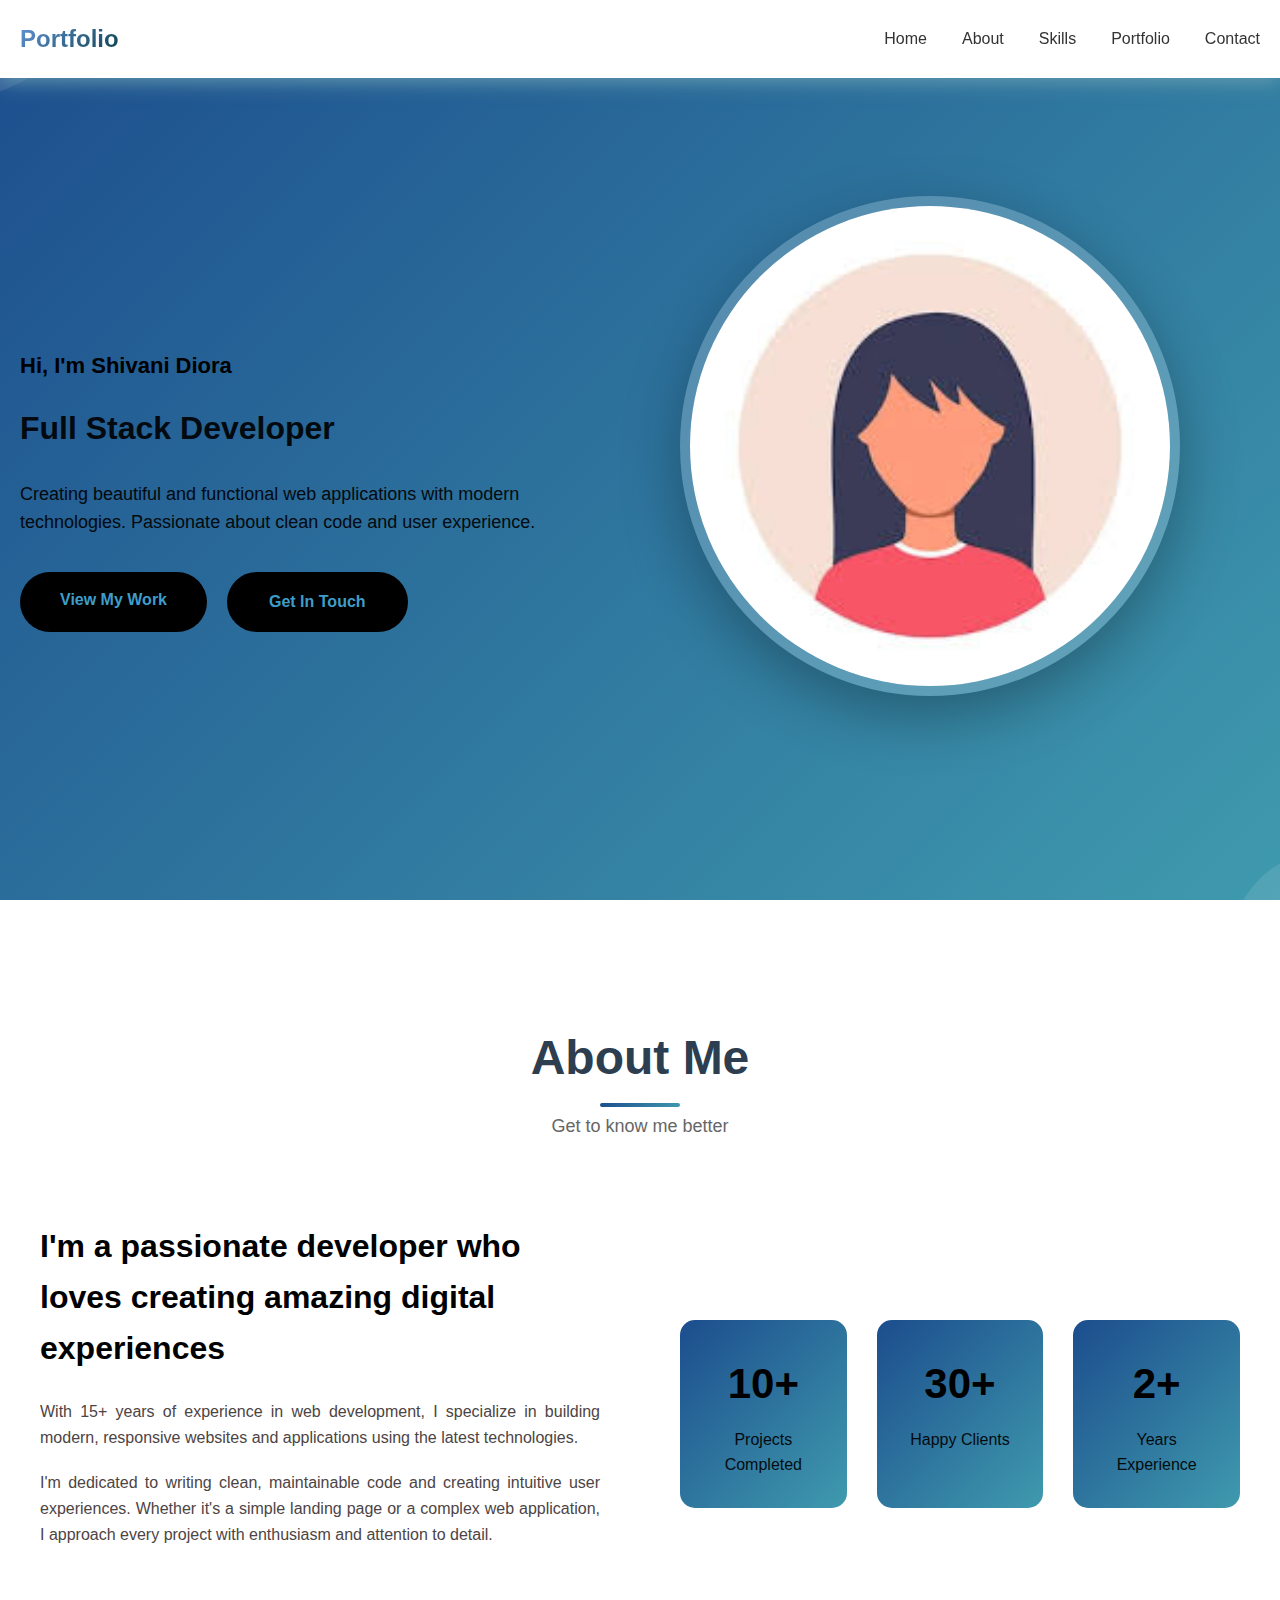
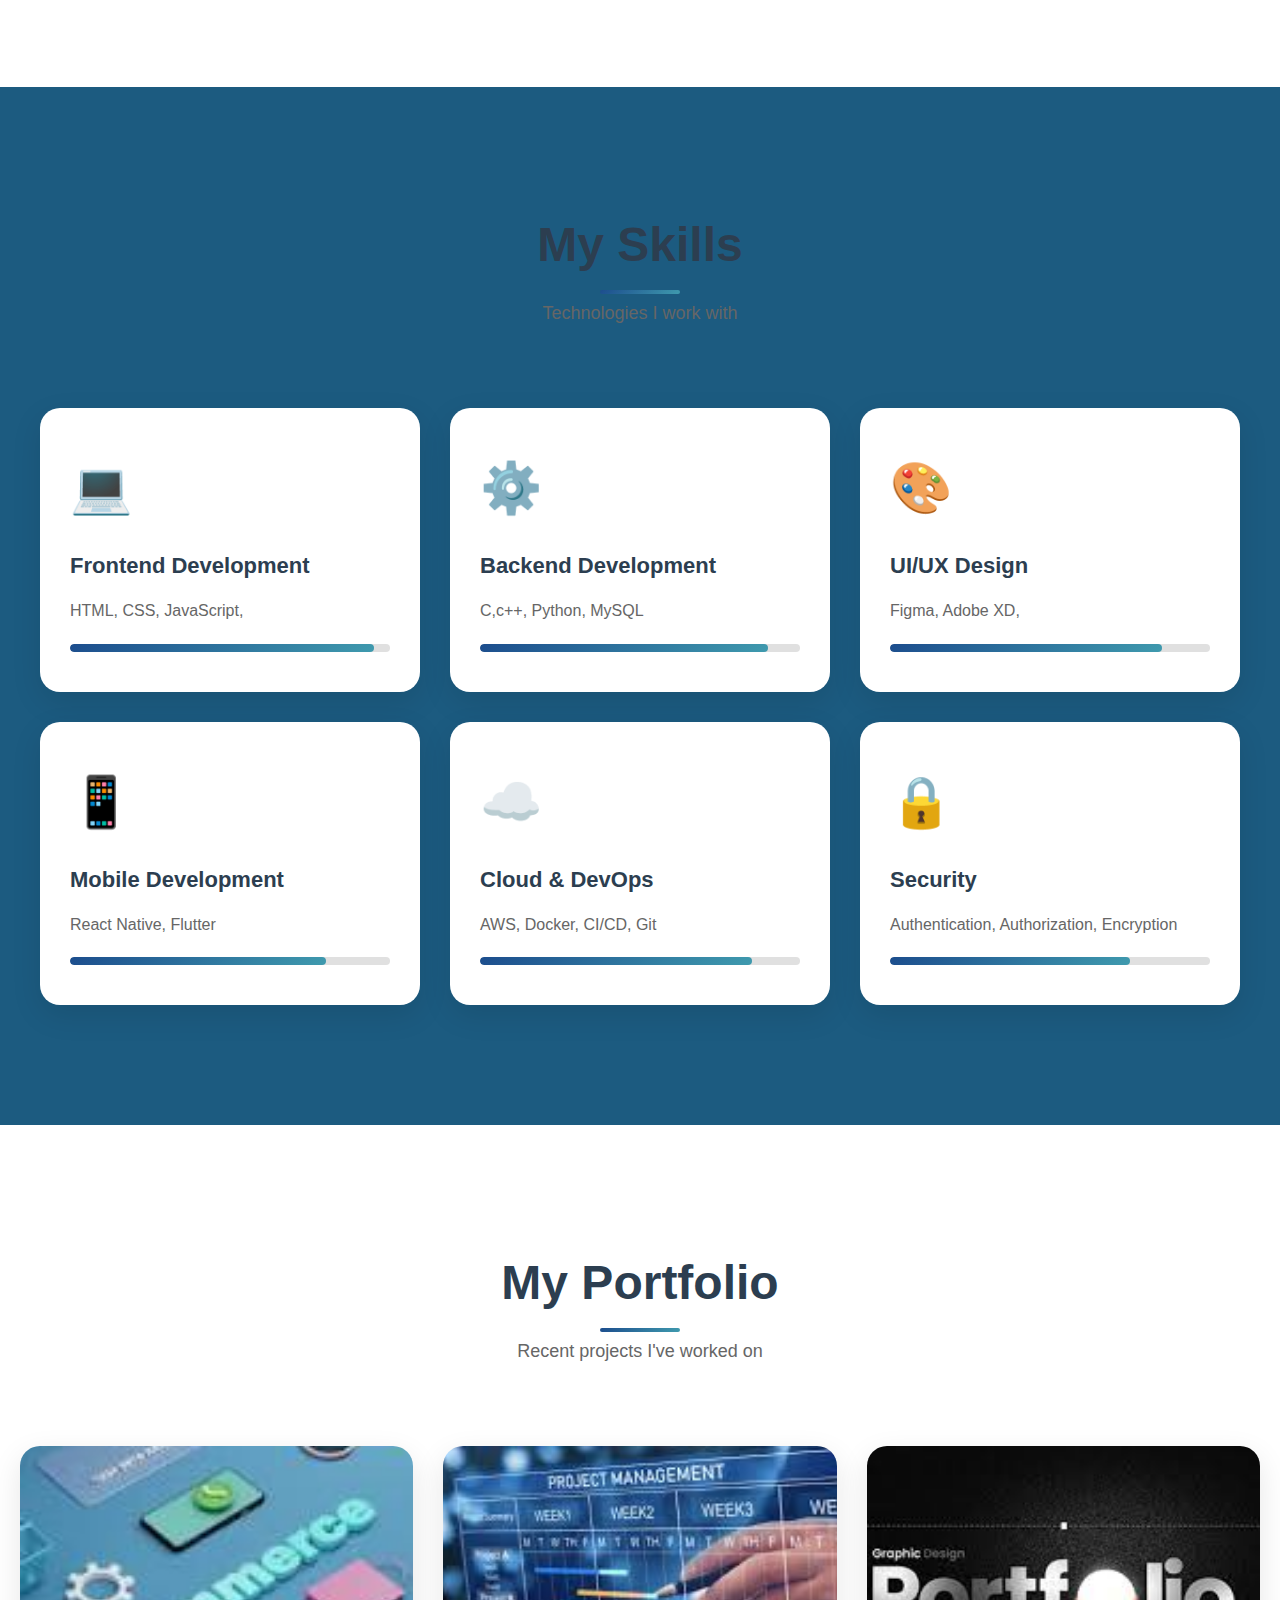
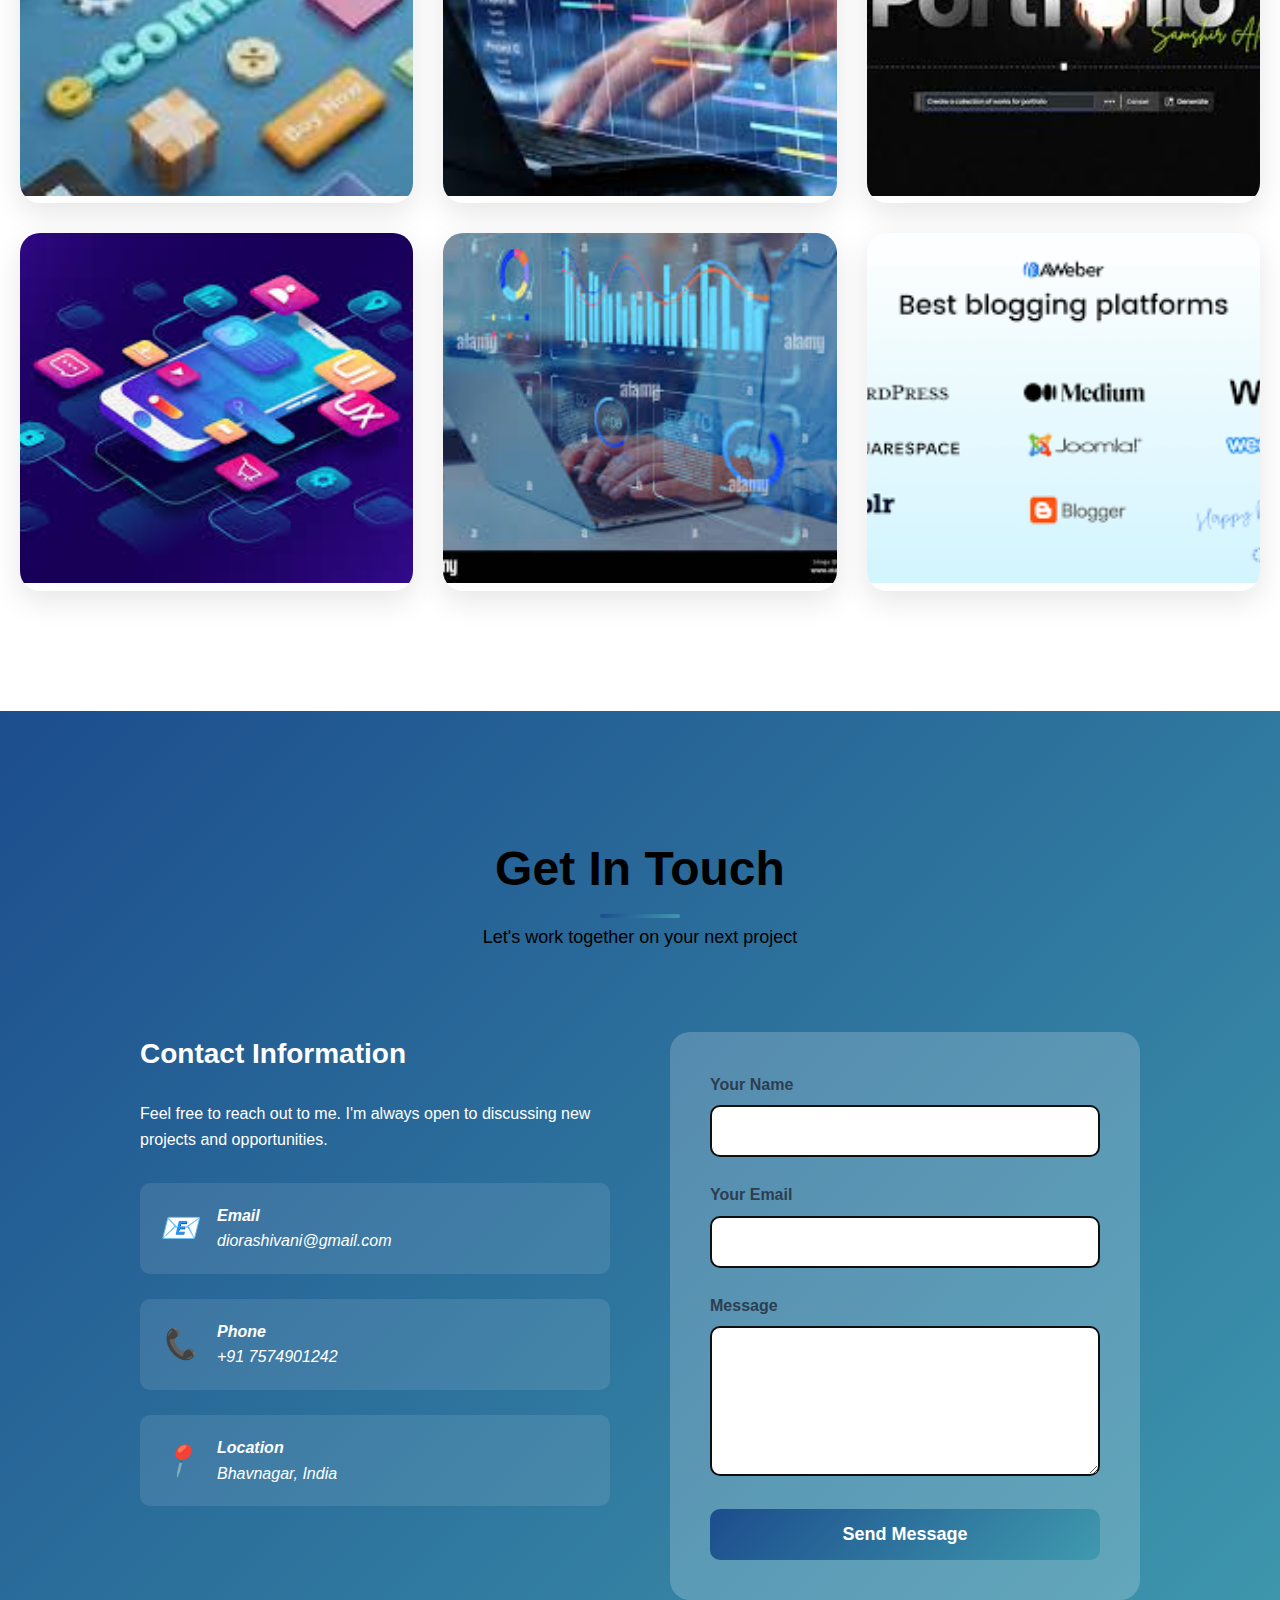
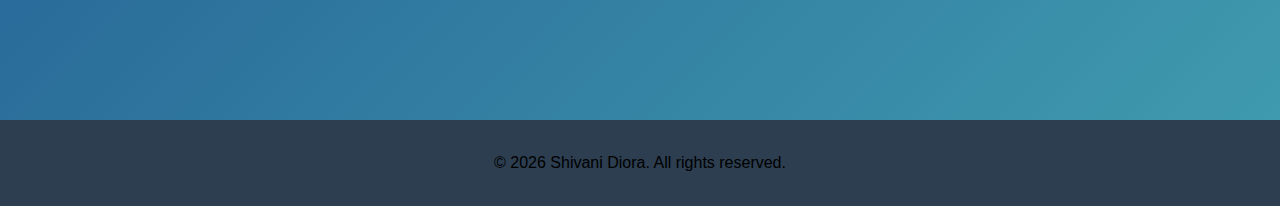
<file: index.html>
<!DOCTYPE html>
<html lang="en">
  <head>
    <meta charset="UTF-8" />
    <meta name="viewport" content="width=device-width, initial-scale=1.0" />
    <title>My Portfolio</title>
    <link
      rel="stylesheet"
      type="text/css"
      media="screen"
      href="27.portfolio.css"
    />
  </head>

  <body>
    <!-- Navigation -->
    <nav>
      <div class="container">
        <div class="logo">Portfolio</div>
        <ul>
          <li><a href="#home" class="active">Home</a></li>
          <li><a href="#about">About</a></li>
          <li><a href="#skills">Skills</a></li>
          <li><a href="#portfolio">Portfolio</a></li>
          <li><a href="#contact">Contact</a></li>
        </ul>
      </div>
    </nav>

    <!-- Hero Section -->
    <section class="hero" id="home">
      <div class="container">
        <div class="hero-content">
          <h1>Hi, I'm Shivani Diora</h1>
          <h2>Full Stack Developer</h2>
          <p>
            Creating beautiful and functional web applications with modern
            technologies. Passionate about clean code and user experience.
          </p>
          <div class="hero-buttons">
            <a href="#portfolio" class="btn btn-primary">View My Work</a>
            <a href="#contact" class="btn btn-secondary">Get In Touch</a>
          </div>
        </div>
        <div class="hero-image">
          <img src="profile.jpg" alt="Profile" class="profile-image" />
        </div>
      </div>
    </section>

    <!-- About Section -->
    <section class="about" id="about">
      <div class="container">
        <header class="section-header">
          <h2>About Me</h2>
          <p>Get to know me better</p>
        </header>

        <div class="about-content">
          <div class="about-text">
            <h3>
              I'm a passionate developer who loves creating amazing digital
              experiences
            </h3>
            <p>
              With 15+ years of experience in web development, I specialize in
              building modern, responsive websites and applications using the
              latest technologies.
            </p>
            <p>
              I'm dedicated to writing clean, maintainable code and creating
              intuitive user experiences. Whether it's a simple landing page or
              a complex web application, I approach every project with
              enthusiasm and attention to detail.
            </p>
          </div>

          <div class="stats">
            <div class="stat-box">
              <div class="stat-number">10+</div>
              <div class="stat-label">Projects Completed</div>
            </div>
            <div class="stat-box">
              <div class="stat-number">30+</div>
              <div class="stat-label">Happy Clients</div>
            </div>
            <div class="stat-box">
              <div class="stat-number">2+</div>
              <div class="stat-label">Years Experience</div>
            </div>
          </div>
        </div>
      </div>
    </section>

    <!-- Skills Section -->
    <section class="skills" id="skills">
      <div class="container">
        <header class="section-header">
          <h2>My Skills</h2>
          <p>Technologies I work with</p>
        </header>

        <div class="skills-grid">
          <article class="skill-card">
            <div class="skill-icon">💻</div>
            <h3>Frontend Development</h3>
            <p>HTML, CSS, JavaScript,</p>
            <div class="skill-progress">
              <div class="progress-bar" style="width: 95%"></div>
            </div>
          </article>

          <article class="skill-card">
            <div class="skill-icon">⚙️</div>
            <h3>Backend Development</h3>
            <p>C,c++, Python, MySQL</p>
            <div class="skill-progress">
              <div class="progress-bar" style="width: 90%"></div>
            </div>
          </article>

          <article class="skill-card">
            <div class="skill-icon">🎨</div>
            <h3>UI/UX Design</h3>
            <p>Figma, Adobe XD,</p>
            <div class="skill-progress">
              <div class="progress-bar" style="width: 85%"></div>
            </div>
          </article>

          <article class="skill-card">
            <div class="skill-icon">📱</div>
            <h3>Mobile Development</h3>
            <p>React Native, Flutter</p>
            <div class="skill-progress">
              <div class="progress-bar" style="width: 80%"></div>
            </div>
          </article>

          <article class="skill-card">
            <div class="skill-icon">☁️</div>
            <h3>Cloud & DevOps</h3>
            <p>AWS, Docker, CI/CD, Git</p>
            <div class="skill-progress">
              <div class="progress-bar" style="width: 85%"></div>
            </div>
          </article>

          <article class="skill-card">
            <div class="skill-icon">🔒</div>
            <h3>Security</h3>
            <p>Authentication, Authorization, Encryption</p>
            <div class="skill-progress">
              <div class="progress-bar" style="width: 75%"></div>
            </div>
          </article>
        </div>
      </div>
    </section>

    <!-- Portfolio Section -->
    <section class="portfolio" id="portfolio">
      <div class="container">
        <header class="section-header">
          <h2>My Portfolio</h2>
          <p>Recent projects I've worked on</p>
        </header>

        <div class="portfolio-grid">
          <article class="portfolio-item">
            <figure>
              <img src="27.1 Ecommerce.jpg" alt="E-commerce Platform" />
            </figure>
            <div class="portfolio-overlay">
              <h3>E-commerce Platform</h3>
              <p>
                Full-featured online shopping platform with payment integration
              </p>
              <div class="tags">
                <span class="tag">React</span>
                <span class="tag">Node.js</span>
                <span class="tag">MongoDB</span>
              </div>
            </div>
          </article>

          <article class="portfolio-item">
            <figure>
              <img src="27.2 Taskmanagement.jpg" alt="Task Management" />
            </figure>
            <div class="portfolio-overlay">
              <h3>Task Management App</h3>
              <p>Productivity tool for teams with real-time collaboration</p>
              <div class="tags">
                <span class="tag">Vue.js</span>
                <span class="tag">Firebase</span>
                <span class="tag">PWA</span>
              </div>
            </div>
          </article>

          <article class="portfolio-item">
            <figure>
              <img src="27.3 Portfolio.jpg" alt="Portfolio Website" />
            </figure>
            <div class="portfolio-overlay">
              <h3>Portfolio Website</h3>
              <p>Modern portfolio with smooth animations and interactions</p>
              <div class="tags">
                <span class="tag">HTML</span>
                <span class="tag">CSS</span>
                <span class="tag">JavaScript</span>
              </div>
            </div>
          </article>

          <article class="portfolio-item">
            <figure>
              <img src="27.4 Mobileapp.jpg" alt="Mobile App" />
            </figure>
            <div class="portfolio-overlay">
              <h3>Fitness Tracker Mobile App</h3>
              <p>Cross-platform app for tracking workouts and nutrition</p>
              <div class="tags">
                <span class="tag">React Native</span>
                <span class="tag">Redux</span>
                <span class="tag">API</span>
              </div>
            </div>
          </article>

          <article class="portfolio-item">
            <figure>
              <img src="27.5 AnaliticDashboard.jpg" alt="Dashboard" />
            </figure>
            <div class="portfolio-overlay">
              <h3>Analytics Dashboard</h3>
              <p>
                Real-time data visualization dashboard for business insights
              </p>
              <div class="tags">
                <span class="tag">React</span>
                <span class="tag">Chart.js</span>
                <span class="tag">REST API</span>
              </div>
            </div>
          </article>

          <article class="portfolio-item">
            <figure>
              <img src="27.6 Blog.png" alt="Blog Platform" />
            </figure>
            <div class="portfolio-overlay">
              <h3>Blog Platform</h3>
              <p>Content management system with rich text editor</p>
              <div class="tags">
                <span class="tag">Next.js</span>
                <span class="tag">Prisma</span>
                <span class="tag">PostgreSQL</span>
              </div>
            </div>
          </article>
        </div>
      </div>
    </section>

    <!-- Contact Section -->
    <section class="contact" id="contact">
      <div class="container">
        <header class="section-header">
          <h2>Get In Touch</h2>
          <p>Let's work together on your next project</p>
        </header>

        <div class="contact-grid">
          <div class="contact-info">
            <h3>Contact Information</h3>
            <p style="margin-bottom: 30px">
              Feel free to reach out to me. I'm always open to discussing new
              projects and opportunities.
            </p>

            <address>
              <div class="contact-item">
                <span class="contact-icon">📧</span>
                <div>
                  <strong>Email</strong><br />
                  diorashivani@gmail.com
                </div>
              </div>

              <div class="contact-item">
                <span class="contact-icon">📞</span>
                <div>
                  <strong>Phone</strong><br />
                  +91 7574901242
                </div>
              </div>

              <div class="contact-item">
                <span class="contact-icon">📍</span>
                <div>
                  <strong>Location</strong><br />
                  Bhavnagar, India
                </div>
              </div>
            </address>
          </div>

          <form class="contact-form">
            <div class="form-group">
              <label for="name">Your Name</label>
              <input type="text" id="name" required />
            </div>

            <div class="form-group">
              <label for="email">Your Email</label>
              <input type="email" id="email" required />
            </div>

            <div class="form-group">
              <label for="message">Message</label>
              <textarea id="message" required></textarea>
            </div>

            <button type="submit" class="submit-btn">Send Message</button>
          </form>
        </div>
      </div>
    </section>

    <!-- Footer -->
    <footer>
      <p>&copy; 2026 Shivani Diora. All rights reserved.</p>
    </footer>

    <!-- Scroll to Top Button -->
    <button class="scroll-top" onclick="scrollToTop()">↑</button>

    <script>
      // Smooth scrolling
      document.querySelectorAll('a[href^="#"]').forEach((anchor) => {
        anchor.addEventListener("click", function (e) {
          e.preventDefault();
          document.querySelector(this.getAttribute("href")).scrollIntoView({
            behavior: "smooth",
          });
        });
      });

      // Scroll to top button
      window.addEventListener("scroll", function () {
        const scrollTop = document.querySelector(".scroll-top");
        if (window.pageYOffset > 300) {
          scrollTop.classList.add("show");
        } else {
          scrollTop.classList.remove("show");
        }
      });

      function scrollToTop() {
        window.scrollTo({
          top: 0,
          behavior: "smooth",
        });
      }

      // Form submission
      document
        .querySelector(".contact-form")
        .addEventListener("submit", function (e) {
          e.preventDefault();
          alert("Thank you for your message! I will get back to you soon.");
          this.reset();
        });
    </script>
  </body>
</html>
</file>
<file: 27.portfolio.css>
* {
  margin: 0;
  padding: 0;
  box-sizing: border-box;
}

html {
  scroll-behavior: smooth;
}

body {
  font-family: "Segoe UI", Tahoma, Geneva, Verdana, sans-serif;
  line-height: 1.6;
  color: #333;
  overflow-x: hidden;
}

/* Navigation */
nav {
  position: fixed;
  top: 0;
  width: 100%;
  background: white;
  backdrop-filter: blur(10px);
  box-shadow: 0 2px 20px rgb(109, 162, 179);
  z-index: 1000;
  transition: all 0.3s;
}

nav.scrolled {
  background: #fff5fb;
}

nav .container {
  max-width: 1400px;
  margin: 0 auto;
  padding: 20px;
  display: flex;
  justify-content: space-between;
  align-items: center;
}

.logo {
  font-size: 24px;
  font-weight: bold;
  background: linear-gradient(135deg, #6295d8 0%, #0b404d 100%);
  -webkit-background-clip: text;
  -webkit-text-fill-color: transparent;
}

nav ul {
  list-style: none;
  display: flex;
  gap: 35px;
}

nav a {
  color: #333;
  text-decoration: none;
  font-weight: 500;
  position: relative;
  transition: color 0.3s;
}

nav a::after {
  content: "";
  position: absolute;
  bottom: -5px;
  left: 0;
  width: 0;
  height: 2px;
  background: linear-gradient(135deg, 0%, #1c4d8d 0%, #3f9aae 100%);
  transition: width 0.3s;
}

nav a:hover::after,
nav a.active::after {
  width: 100%;
}

/* Hero Section */
.hero {
  min-height: 100vh;
  display: flex;
  align-items: center;
  background: linear-gradient(135deg, #1c4d8d 0%, #3f9aae 100%);
  position: relative;
  overflow: hidden;
}

/* Animated Background */
.hero::before {
  content: "";
  position: absolute;
  width: 300px;
  height: 300px;
  background: rgba(255, 255, 255, 0.1);
  border-radius: 50%;
  top: -200px;
  left: -200px;
  animation: float 6s ease-in-out infinite;
}

.hero::after {
  content: "";
  position: absolute;
  width: 200px;
  height: 200px;
  background: rgba(255, 255, 255, 0.1);
  border-radius: 50%;
  bottom: -150px;
  right: -150px;
  animation: float 8s ease-in-out infinite reverse;
}

@keyframes float {
  0%,
  100% {
    transform: translateY(0) translateX(0);
  }

  50% {
    transform: translateY(-30px) translateX(30px);
  }
}

.hero .container {
  max-width: 1400px;
  margin: 0 auto;
  padding: 0 20px;
  display: grid;
  grid-template-columns: 1fr 1fr;
  gap: 80px;
  align-items: center;
  position: relative;
  z-index: 1;
}

.hero-content {
  color: black;
}

.hero-content h1 {
  font-size: 22px;
  margin-bottom: 20px;
  padding-top: 80px;
  animation: fadeInUp 1s;
}

.hero-content h2 {
  font-size: 32px;
  margin-bottom: 25px;
  opacity: 0.9;
  animation: fadeInUp 1s 0.2s both;
}

.hero-content p {
  font-size: 18px;
  margin-bottom: 35px;
  opacity: 0.9;
  animation: fadeInUp 1s 0.4s both;
}

@keyframes fadeInUp {
  from {
    opacity: 0;
    transform: translateY(30px);
  }

  to {
    opacity: 1;
    transform: translateY(0);
  }
}

.hero-buttons {
  display: flex;
  gap: 20px;
  animation: fadeInUp 1s 0.6s both;
}

.btn {
  padding: 15px 40px;
  border-radius: 50px;
  text-decoration: none;
  font-weight: bold;
  transition: all 0.3s;
  display: inline-block;
}

.btn-primary {
  background-color: black;
  color: #3f9dc9;
}

.btn-primary:hover {
  transform: translateY(-3px);
  box-shadow: 0 10px 30px black;
}

.btn-secondary {
  background-color: black;
  color: #3f9dc9;
  border: 2px solid black;
}

.btn-secondary:hover {
  transform: translateY(-3px);
  box-shadow: 0 10px 30px black;
}

/* Hero Image */
.hero-image {
  animation: fadeInUp 1s 0.8s both;
}

.profile-image {
  width: 100%;
  max-width: 500px;
  height: auto;
  border-radius: 50%;
  border: 10px solid rgba(255, 255, 255, 0.2);
  box-shadow: 0 20px 60px rgba(0, 0, 0, 0.3);
  animation: rotate3d 20s linear infinite;
}

@keyframes rotate3d {
  0% {
    transform: rotateY(0deg);
  }

  100% {
    transform: rotateY(360deg);
  }
}

/* About Section */
.about {
  padding: 120px 20px;
  background-color: white;
}

.about .container {
  max-width: 1200px;
  margin: 0 auto;
}

.section-header {
  text-align: center;
  margin-bottom: 80px;
}

.section-header h2 {
  font-size: 48px;
  color: #2c3e50;
  margin-bottom: 15px;
  position: relative;
  display: inline-block;
}

.section-header h2::after {
  content: "";
  position: absolute;
  bottom: -10px;
  left: 50%;
  transform: translateX(-50%);
  width: 80px;
  height: 4px;
  background: linear-gradient(135deg, #1c4d8d 0%, #3f9aae 100%);
  border-radius: 2px;
}

.section-header p {
  color: #666;
  font-size: 18px;
}

.about-content {
  display: grid;
  grid-template-columns: 1fr 1fr;
  gap: 80px;
  align-items: center;
}

.about-text h3 {
  font-size: 32px;
  color: black;
  margin-bottom: 25px;
}

.about-text p {
  color: #4d4444;
  margin-bottom: 20px;
  text-align: justify;
}

/* Stats */
.stats {
  display: grid;
  grid-template-columns: repeat(3, 1fr);
  gap: 30px;
  margin-top: 40px;
}

.stat-box {
  text-align: center;
  padding: 30px;
  background: linear-gradient(135deg, #1c4d8d 0%, #3f9aae 100%);
  border-radius: 15px;
  color: black;
  transition: transform 0.3s;
}

.stat-box:hover {
  transform: translateY(-10px);
}

.stat-number {
  font-size: 42px;
  font-weight: bold;
  margin-bottom: 10px;
}

.stat-label {
  font-size: 16px;
  opacity: 0.9;
}

/* Skills Section */
.skills {
  padding: 120px 20px;
  background-color: #1c5b80;
}

.skill-card h2 {
  font-size: 22px;
  color: rgb(14, 13, 13);
  margin-bottom: 15px;
}

.skills .container {
  max-width: 1200px;
  margin: 0 auto;
}

.skills-grid {
  display: grid;
  grid-template-columns: repeat(auto-fit, minmax(280px, 1fr));
  gap: 30px;
}

.skill-card {
  background-color: white;
  padding: 40px 30px;
  border-radius: 20px;
  box-shadow: 0 10px 30px rgba(0, 0, 0, 0.1);
  transition: all 0.3s;
  position: relative;
  overflow: hidden;
}

.skill-card::before {
  content: "";
  position: absolute;
  top: 0;
  left: 0;
  width: 100%;
  height: 5px;
  background: linear-gradient(135deg, #1c4d8d 0%, #3f9aae 100%);
  transform: scaleX(0);
  transition: transform 0.3s;
}

.skill-card:hover {
  transform: translateY(-10px);
  box-shadow: 0 15px 40px rgba(5, 4, 4, 0.15);
}

.skill-card:hover::before {
  transform: scaleX(1);
}

.skill-icon {
  font-size: 50px;
  margin-bottom: 20px;
}

.skill-card h3 {
  font-size: 22px;
  color: #2c3e50;
  margin-bottom: 15px;
}

.skill-card p {
  color: #666;
  margin-bottom: 20px;
}

.skill-progress {
  width: 100%;
  height: 8px;
  background-color: #e0e0e0;
  border-radius: 10px;
  overflow: hidden;
}

.progress-bar {
  height: 100%;
  background: linear-gradient(135deg, #1c4d8d 0%, #3f9aae 100%);
  border-radius: 10px;
  transition: width 1s ease-out;
}

/* Portfolio Section */
.portfolio {
  padding: 120px 20px;
  background-color: white;
}

.portfolio .container {
  max-width: 1400px;
  margin: 0 auto;
}

.portfolio-grid {
  display: grid;
  grid-template-columns: repeat(auto-fit, minmax(350px, 1fr));
  gap: 30px;
}

.portfolio-item {
  position: relative;
  border-radius: 20px;
  overflow: hidden;
  cursor: pointer;
  box-shadow: 0 10px 30px rgba(0, 0, 0, 0.1);
  transition: transform 0.3s;
}

.portfolio-item:hover {
  transform: scale(1.05);
}

.portfolio-item figure {
  margin: 0;
}

.portfolio-item img {
  width: 100%;
  height: 350px;
  object-fit: cover;
  transition: transform 0.5s;
}

.portfolio-item:hover img {
  transform: scale(1.2);
}

.portfolio-overlay {
  position: absolute;
  top: 0;
  left: 0;
  right: 0;
  bottom: 0;
  background: linear-gradient(to top, rgba(0, 0, 0, 0.9) 0%, transparent 100%);
  display: flex;
  flex-direction: column;
  justify-content: flex-end;
  padding: 30px;
  opacity: 0;
  transition: opacity 0.3s;
}

.portfolio-item:hover .portfolio-overlay {
  opacity: 1;
}

.portfolio-overlay h3 {
  color: white;
  font-size: 26px;
  margin-bottom: 10px;
}

.portfolio-overlay p {
  color: rgba(255, 255, 255, 0.8);
  margin-bottom: 15px;
}

.tags {
  display: flex;
  gap: 10px;
  flex-wrap: wrap;
}

.tag {
  padding: 5px 15px;
  background-color: rgba(255, 255, 255, 0.2);
  border-radius: 20px;
  font-size: 12px;
  color: black;
}

/* Contact Section */
.contact {
  padding: 120px 20px;
  background: linear-gradient(135deg, #1c4d8d 0%, #3f9aae 100%);
  color: white;
}

.contact .container {
  max-width: 1000px;
  margin: 0 auto;
}

.contact .section-header h2,
.contact .section-header p {
  color: black;
}

.contact-grid {
  display: grid;
  grid-template-columns: 1fr 1fr;
  gap: 60px;
}

.contact-info h3 {
  font-size: 28px;
  margin-bottom: 25px;
}

.contact-item {
  display: flex;
  align-items: center;
  gap: 20px;
  margin-bottom: 25px;
  padding: 20px;
  background: rgba(255, 255, 255, 0.1);
  border-radius: 10px;
  transition: background 0.3s;
}

.contact-item:hover {
  background: rgba(255, 255, 255, 0.2);
}

.contact-icon {
  font-size: 30px;
}

.contact-form {
  background-color: rgba(255, 255, 255, 0.2);
  padding: 40px;
  border-radius: 20px;
}

.form-group {
  margin-bottom: 25px;
}

.form-group label {
  display: block;
  color: #2c3e50;
  font-weight: 600;
  margin-bottom: 8px;
}

.form-group input,
.form-group textarea {
  width: 100%;
  padding: 15px;
  border: 2px solid #0f0f0f;
  border-radius: 10px;
  font-size: 16px;
  font-family: inherit;
  transition: border-color 0.3s;
}

.form-group input:focus,
.form-group textarea:focus {
  outline: none;
  border-color: #0b0c0c;
}

.form-group textarea {
  min-height: 150px;
  resize: vertical;
}

.submit-btn {
  width: 100%;
  padding: 15px;
  background: linear-gradient(135deg, #1c4d8d 0%, #3f9aae 100%);
  color: white;
  border: none;
  border-radius: 10px;
  font-size: 18px;
  font-weight: bold;
  cursor: pointer;
  transition: all 0.3s;
}

.submit-btn:hover {
  transform: translateY(-2px);
  box-shadow: 0 10px 30px black;
}

/* Footer */
footer {
  background-color: #2c3e50;
  color: black;
  text-align: center;
  padding: 30px 20px;
}

/* Scroll to Top */
.scroll-top {
  position: fixed;
  bottom: 30px;
  right: 30px;
  width: 50px;
  height: 50px;
  background: linear-gradient(135deg, #1c4d8d 0%, #3f9aae 100%);
  color: black;
  border: none;
  border-radius: 50%;
  font-size: 24px;
  cursor: pointer;
  opacity: 0;
  transition: all 0.3s;
  z-index: 999;
}

.scroll-top.show {
  opacity: 1;
}

.scroll-top:hover {
  transform: translateY(-5px);
}

/* Responsive */
@media (max-width: 968px) {
  .hero .container,
  .about-content,
  .contact-grid {
    grid-template-columns: 1fr;
  }

  .stats {
    grid-template-columns: 1fr;
  }

  .hero-content h1 {
    font-size: 36px;
  }

  nav ul {
    display: none;
  }
}
</file>
